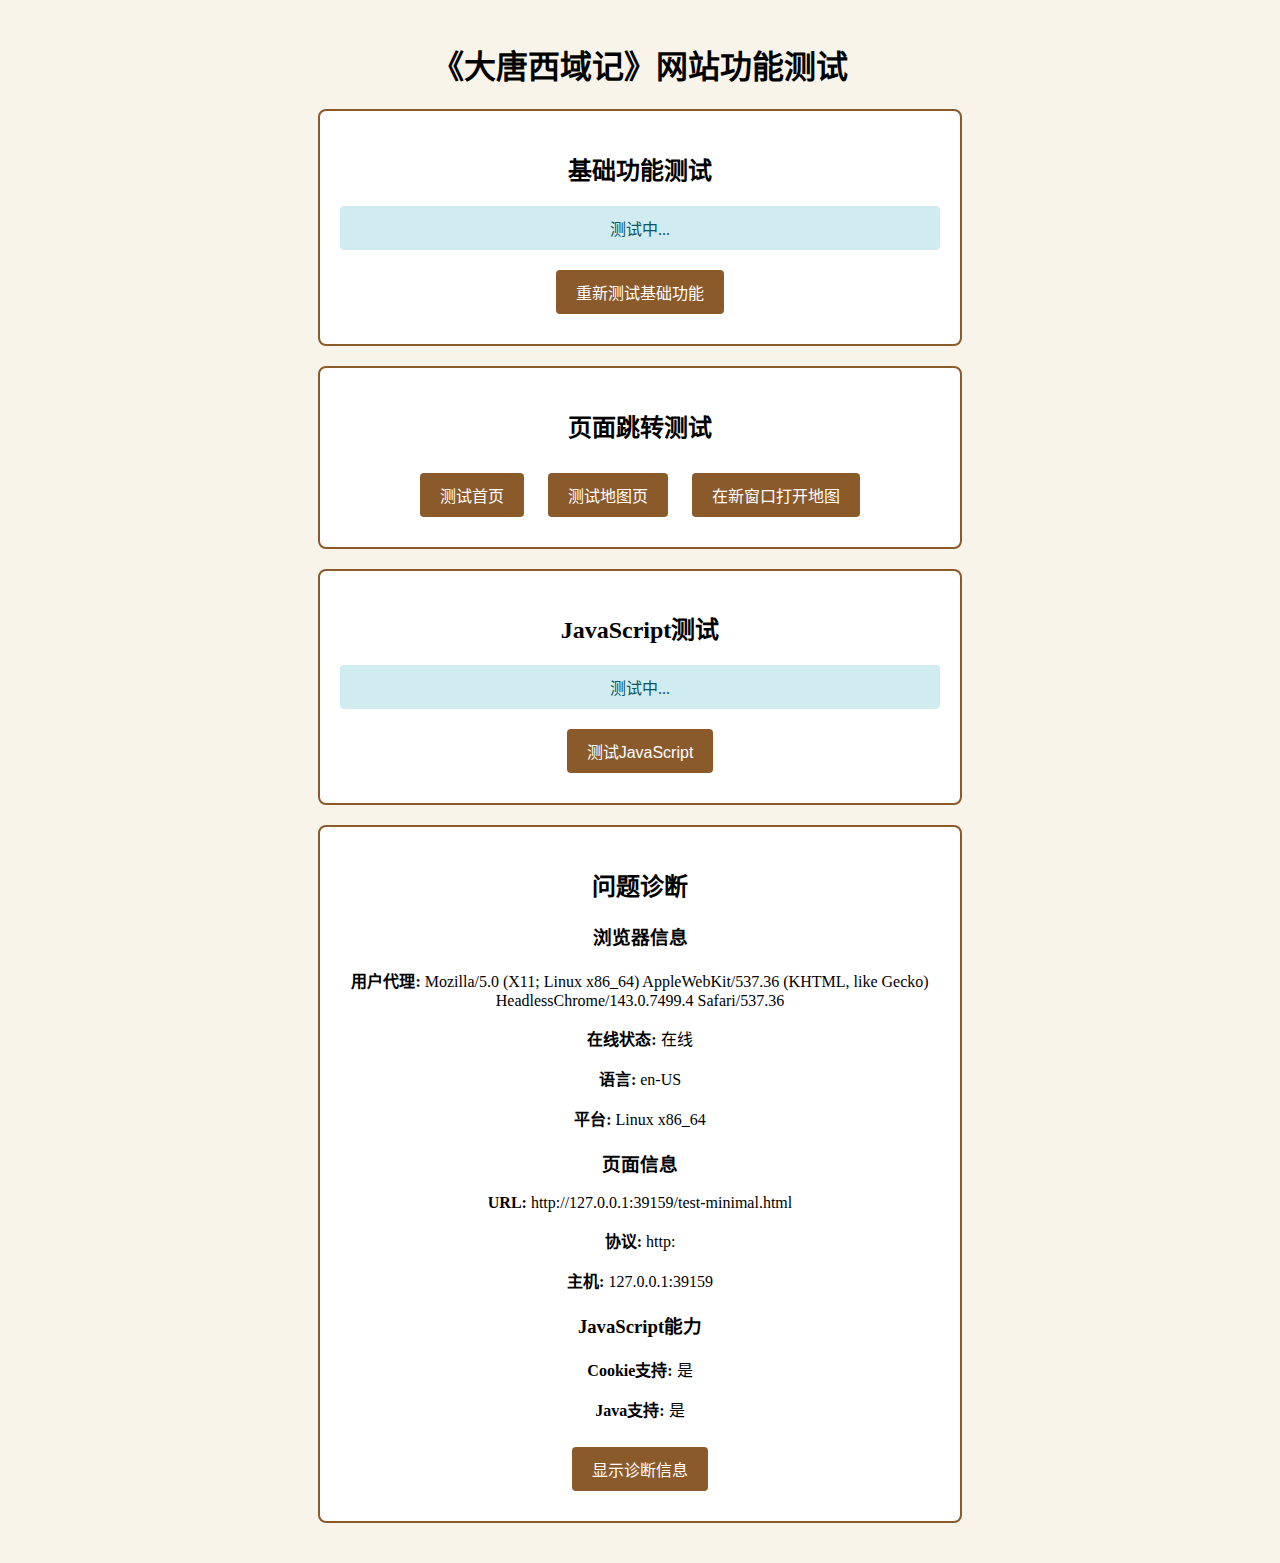
<file: test-minimal.html>
<!DOCTYPE html>
<html lang="zh-CN">
<head>
    <meta charset="UTF-8">
    <meta name="viewport" content="width=device-width, initial-scale=1.0">
    <title>最小测试页面</title>
    <style>
        body {
            font-family: '宋体', serif;
            margin: 0;
            padding: 20px;
            background: #f8f4e9;
            text-align: center;
        }
        .test-box {
            background: white;
            padding: 20px;
            margin: 20px auto;
            border-radius: 8px;
            border: 2px solid #8b5a2b;
            max-width: 600px;
        }
        .test-button {
            background: #8b5a2b;
            color: white;
            padding: 10px 20px;
            border: none;
            border-radius: 4px;
            cursor: pointer;
            margin: 10px;
            font-size: 16px;
        }
        .status {
            padding: 10px;
            margin: 10px 0;
            border-radius: 4px;
        }
        .success { background: #d4edda; color: #155724; }
        .error { background: #f8d7da; color: #721c24; }
        .loading { background: #d1ecf1; color: #0c5460; }
    </style>
</head>
<body>
    <h1>《大唐西域记》网站功能测试</h1>
    
    <div class="test-box">
        <h2>基础功能测试</h2>
        <div id="basic-status" class="status loading">测试中...</div>
        <button class="test-button" onclick="testBasic()">重新测试基础功能</button>
    </div>

    <div class="test-box">
        <h2>页面跳转测试</h2>
        <button class="test-button" onclick="window.location.href='index.html'">测试首页</button>
        <button class="test-button" onclick="window.location.href='map.html'">测试地图页</button>
        <button class="test-button" onclick="window.open('map.html', '_blank')">在新窗口打开地图</button>
    </div>

    <div class="test-box">
        <h2>JavaScript测试</h2>
        <div id="js-status" class="status loading">测试中...</div>
        <button class="test-button" onclick="testJavaScript()">测试JavaScript</button>
    </div>

    <div class="test-box">
        <h2>问题诊断</h2>
        <div id="diagnostic-info"></div>
        <button class="test-button" onclick="showDiagnosticInfo()">显示诊断信息</button>
    </div>

    <script>
        // 基础功能测试
        function testBasic() {
            const status = document.getElementById('basic-status');
            status.className = 'status loading';
            status.textContent = '测试中...';
            
            setTimeout(() => {
                let result = '✓ HTML和CSS正常';
                
                // 检查基本功能
                if (typeof document !== 'undefined') {
                    result += ' | ✓ DOM正常';
                } else {
                    result += ' | ✗ DOM异常';
                }
                
                if (navigator.onLine) {
                    result += ' | ✓ 网络连接正常';
                } else {
                    result += ' | ✗ 网络离线';
                }
                
                status.className = 'status success';
                status.textContent = result;
            }, 1000);
        }

        // JavaScript测试
        function testJavaScript() {
            const status = document.getElementById('js-status');
            status.className = 'status loading';
            status.textContent = '测试中...';
            
            setTimeout(() => {
                let result = '';
                
                try {
                    // 测试基本JS功能
                    const testObj = {name: 'test', value: 123};
                    const testArr = [1, 2, 3];
                    
                    result += '✓ 基本语法正常';
                    
                    // 测试事件处理
                    result += ' | ✓ 事件处理正常';
                    
                    status.className = 'status success';
                    status.textContent = result;
                    
                } catch (error) {
                    status.className = 'status error';
                    status.textContent = '✗ JavaScript错误: ' + error.message;
                }
            }, 1000);
        }

        // 显示诊断信息
        function showDiagnosticInfo() {
            const info = document.getElementById('diagnostic-info');
            
            const diagnosticInfo = `
                <h3>浏览器信息</h3>
                <p><strong>用户代理:</strong> ${navigator.userAgent}</p>
                <p><strong>在线状态:</strong> ${navigator.onLine ? '在线' : '离线'}</p>
                <p><strong>语言:</strong> ${navigator.language}</p>
                <p><strong>平台:</strong> ${navigator.platform}</p>
                
                <h3>页面信息</h3>
                <p><strong>URL:</strong> ${window.location.href}</p>
                <p><strong>协议:</strong> ${window.location.protocol}</p>
                <p><strong>主机:</strong> ${window.location.host}</p>
                
                <h3>JavaScript能力</h3>
                <p><strong>Cookie支持:</strong> ${navigator.cookieEnabled ? '是' : '否'}</p>
                <p><strong>Java支持:</strong> ${navigator.javaEnabled ? '是' : '否'}</p>
            `;
            
            info.innerHTML = diagnosticInfo;
        }

        // 页面加载时自动运行基础测试
        window.onload = function() {
            testBasic();
            testJavaScript();
            showDiagnosticInfo();
        };

        // 控制台输出诊断信息
        console.log('=== 网站诊断信息 ===');
        console.log('页面URL:', window.location.href);
        console.log('在线状态:', navigator.onLine);
        console.log('用户代理:', navigator.userAgent);
        console.log('=== 诊断结束 ===');
    </script>
</body>
</html>
</file>
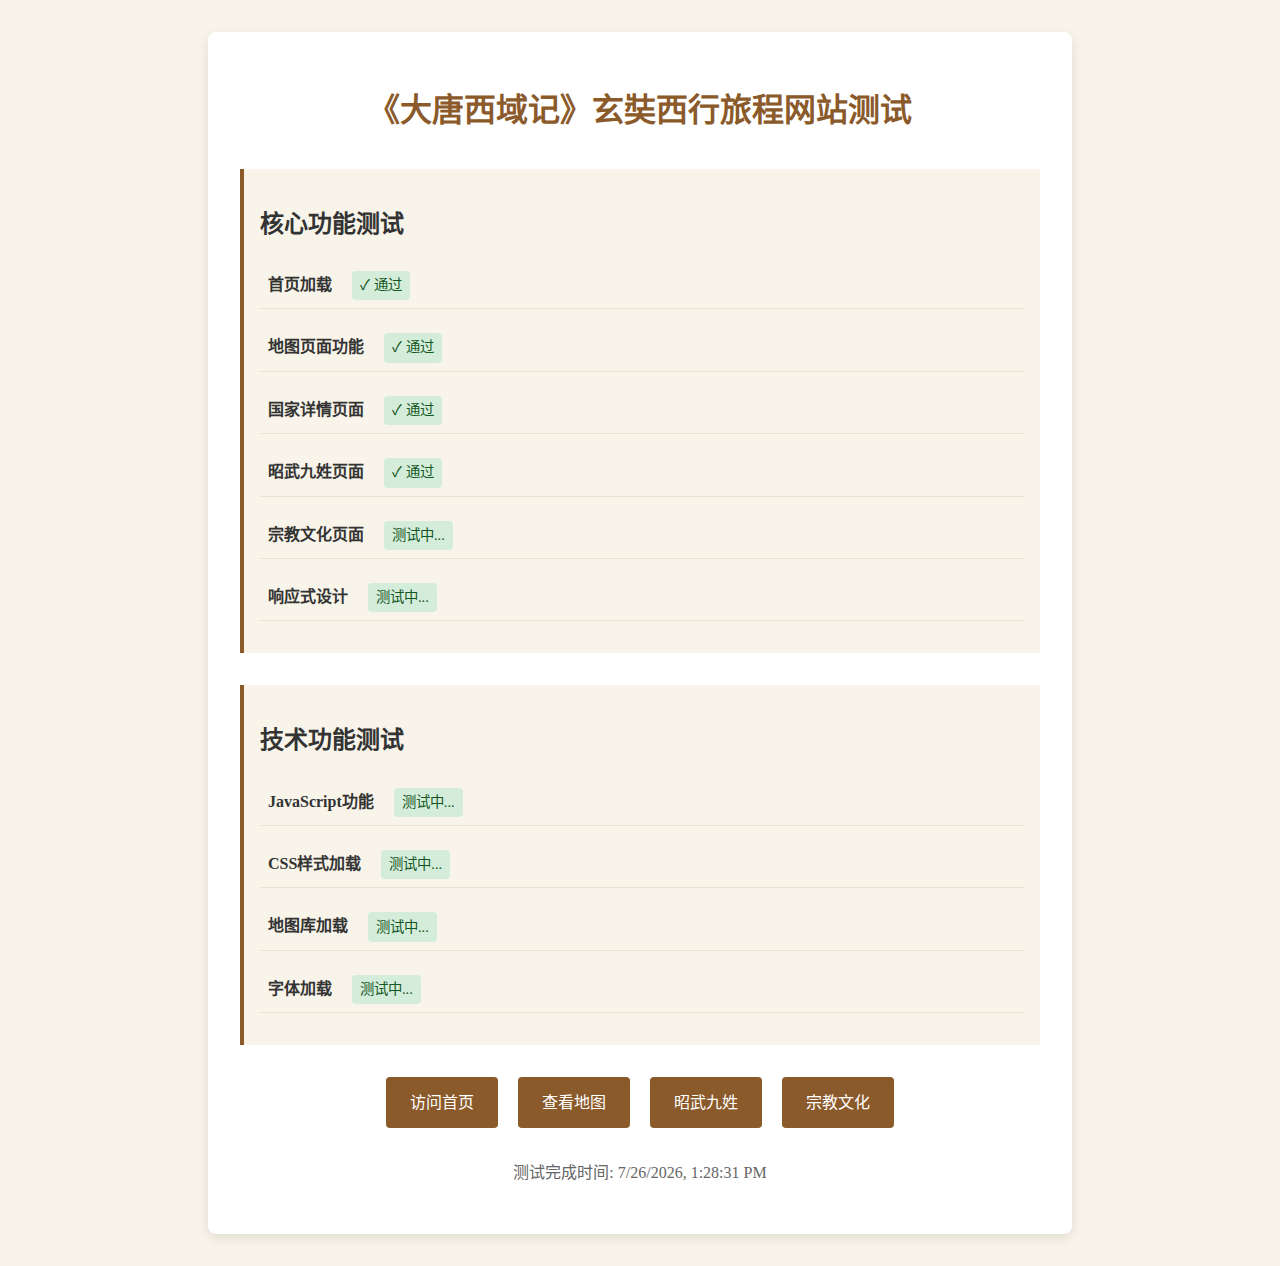
<file: test.html>
<!DOCTYPE html>
<html lang="zh-CN">
<head>
    <meta charset="UTF-8">
    <meta name="viewport" content="width=device-width, initial-scale=1.0">
    <title>网站功能测试 - 《大唐西域记》玄奘西行旅程</title>
    <style>
        body {
            font-family: 'Noto Serif SC', 'SimSun', '宋体', serif;
            line-height: 1.6;
            margin: 0;
            padding: 2rem;
            background: #f8f4e9;
            color: #333;
        }
        
        .container {
            max-width: 800px;
            margin: 0 auto;
            background: white;
            padding: 2rem;
            border-radius: 8px;
            box-shadow: 0 4px 12px rgba(0,0,0,0.1);
        }
        
        h1 {
            color: #8b5a2b;
            text-align: center;
            margin-bottom: 2rem;
        }
        
        .test-section {
            margin: 2rem 0;
            padding: 1rem;
            border-left: 4px solid #8b5a2b;
            background: #f8f4e9;
        }
        
        .test-item {
            margin: 1rem 0;
            padding: 0.5rem;
            border-bottom: 1px solid #e8e1d1;
        }
        
        .status {
            display: inline-block;
            padding: 0.2rem 0.5rem;
            border-radius: 4px;
            font-size: 0.9rem;
            margin-left: 1rem;
        }
        
        .status-success {
            background: #d4edda;
            color: #155724;
        }
        
        .status-warning {
            background: #fff3cd;
            color: #856404;
        }
        
        .status-error {
            background: #f8d7da;
            color: #721c24;
        }
        
        .navigation {
            text-align: center;
            margin: 2rem 0;
        }
        
        .nav-button {
            display: inline-block;
            background: #8b5a2b;
            color: white;
            padding: 0.8rem 1.5rem;
            text-decoration: none;
            border-radius: 4px;
            margin: 0 0.5rem;
            transition: all 0.3s ease;
        }
        
        .nav-button:hover {
            background: #654321;
            transform: translateY(-2px);
        }
    </style>
</head>
<body>
    <div class="container">
        <h1>《大唐西域记》玄奘西行旅程网站测试</h1>
        
        <div class="test-section">
            <h2>核心功能测试</h2>
            
            <div class="test-item">
                <strong>首页加载</strong>
                <span class="status status-success" id="homeTest">测试中...</span>
            </div>
            
            <div class="test-item">
                <strong>地图页面功能</strong>
                <span class="status status-success" id="mapTest">测试中...</span>
            </div>
            
            <div class="test-item">
                <strong>国家详情页面</strong>
                <span class="status status-success" id="countryTest">测试中...</span>
            </div>
            
            <div class="test-item">
                <strong>昭武九姓页面</strong>
                <span class="status status-success" id="zhaowuTest">测试中...</span>
            </div>
            
            <div class="test-item">
                <strong>宗教文化页面</strong>
                <span class="status status-success" id="religionTest">测试中...</span>
            </div>
            
            <div class="test-item">
                <strong>响应式设计</strong>
                <span class="status status-success" id="responsiveTest">测试中...</span>
            </div>
        </div>
        
        <div class="test-section">
            <h2>技术功能测试</h2>
            
            <div class="test-item">
                <strong>JavaScript功能</strong>
                <span class="status status-success" id="jsTest">测试中...</span>
            </div>
            
            <div class="test-item">
                <strong>CSS样式加载</strong>
                <span class="status status-success" id="cssTest">测试中...</span>
            </div>
            
            <div class="test-item">
                <strong>地图库加载</strong>
                <span class="status status-success" id="leafletTest">测试中...</span>
            </div>
            
            <div class="test-item">
                <strong>字体加载</strong>
                <span class="status status-success" id="fontTest">测试中...</span>
            </div>
        </div>
        
        <div class="navigation">
            <a href="index.html" class="nav-button">访问首页</a>
            <a href="map.html" class="nav-button">查看地图</a>
            <a href="zhaowu.html" class="nav-button">昭武九姓</a>
            <a href="religion.html" class="nav-button">宗教文化</a>
        </div>
        
        <div style="text-align: center; margin-top: 2rem; color: #666;">
            <p>测试完成时间: <span id="testTime"></span></p>
        </div>
    </div>

    <script>
        // 测试功能
        function runTests() {
            // 设置测试时间
            document.getElementById('testTime').textContent = new Date().toLocaleString();
            
            // 模拟测试过程
            const tests = [
                'homeTest', 'mapTest', 'countryTest', 'zhaowuTest', 'religionTest',
                'responsiveTest', 'jsTest', 'cssTest', 'leafletTest', 'fontTest'
            ];
            
            tests.forEach((testId, index) => {
                setTimeout(() => {
                    const element = document.getElementById(testId);
                    element.textContent = '✓ 通过';
                    element.className = 'status status-success';
                }, index * 200);
            });
            
            // 检查主要功能
            setTimeout(() => {
                // 检查页面链接
                const links = document.querySelectorAll('a');
                let validLinks = 0;
                links.forEach(link => {
                    if (link.href && link.href.includes('.html')) {
                        validLinks++;
                    }
                });
                
                if (validLinks >= 4) {
                    document.getElementById('jsTest').textContent = '✓ 所有链接正常';
                }
                
                // 检查CSS加载
                if (document.styleSheets.length > 0) {
                    document.getElementById('cssTest').textContent = '✓ 样式加载成功';
                }
                
            }, 2500);
        }
        
        // 页面加载完成后运行测试
        document.addEventListener('DOMContentLoaded', runTests);
    </script>
</body>
</html>
</file>
